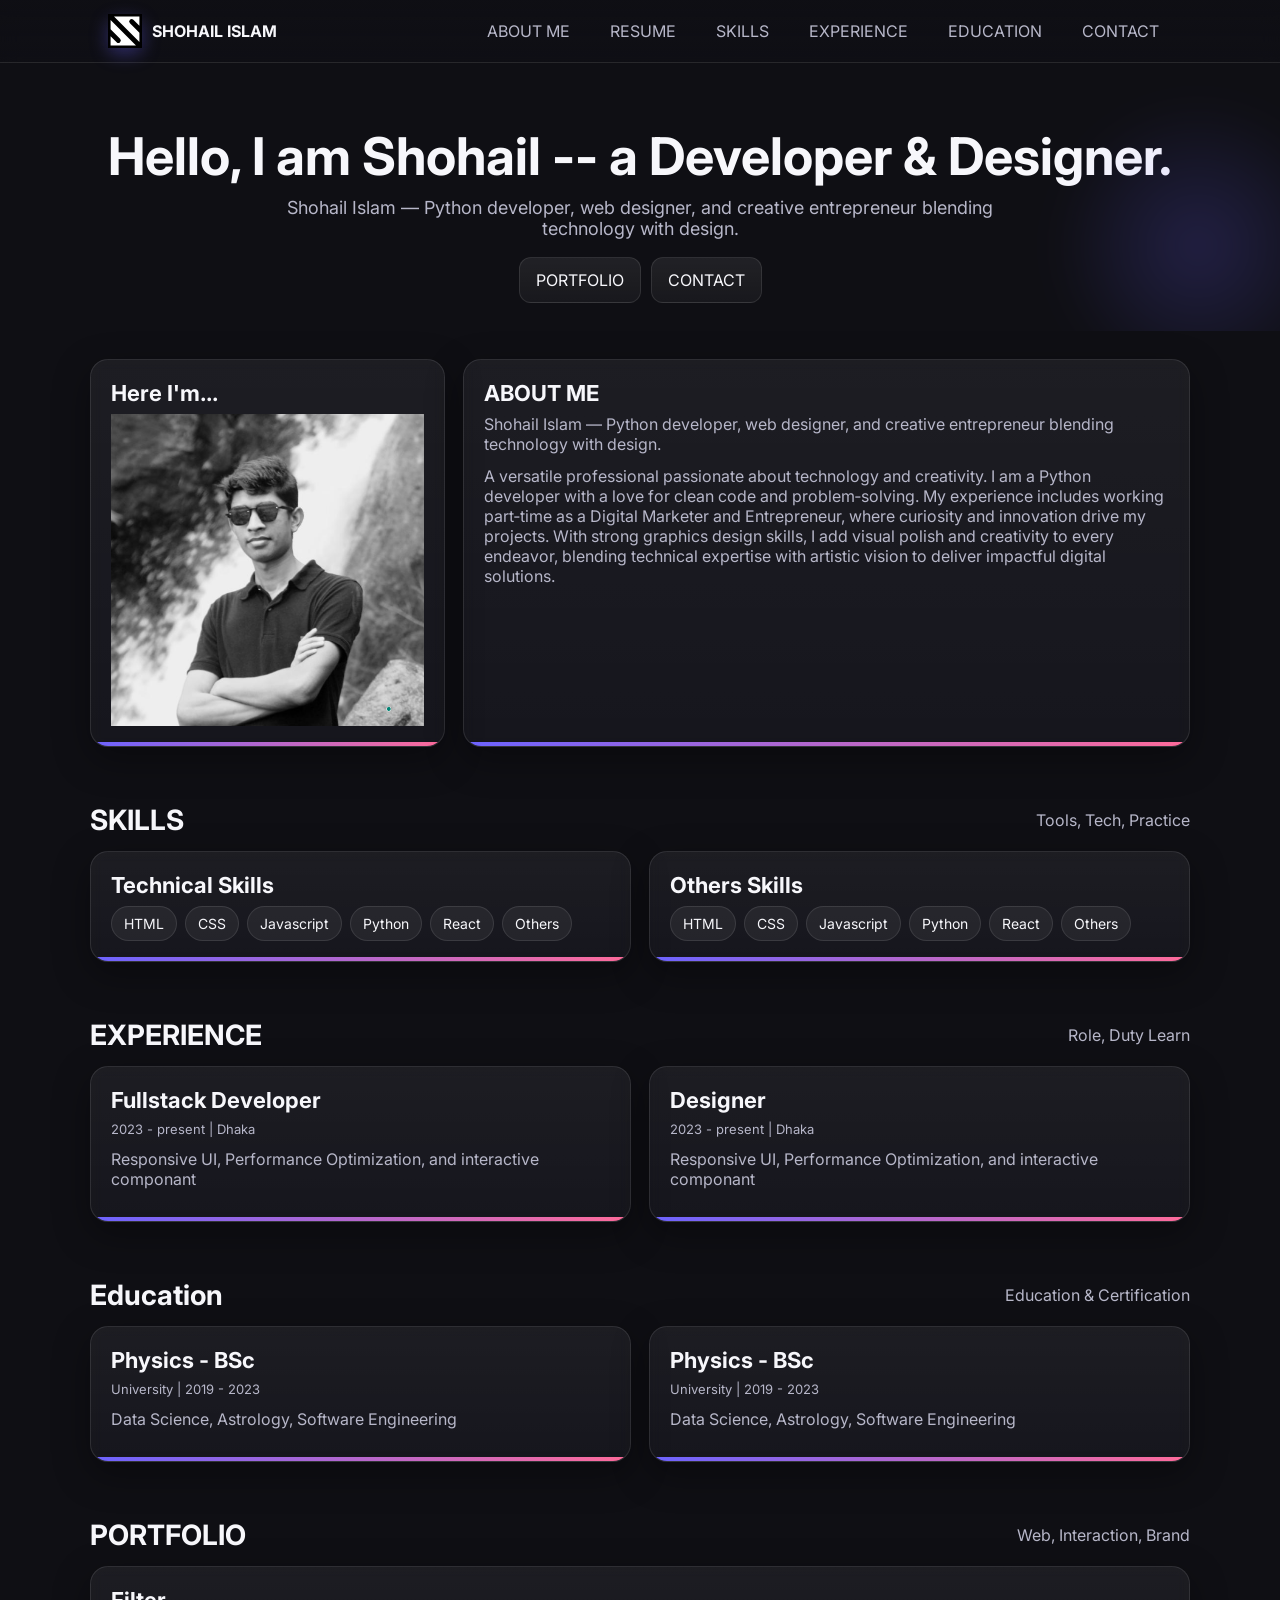
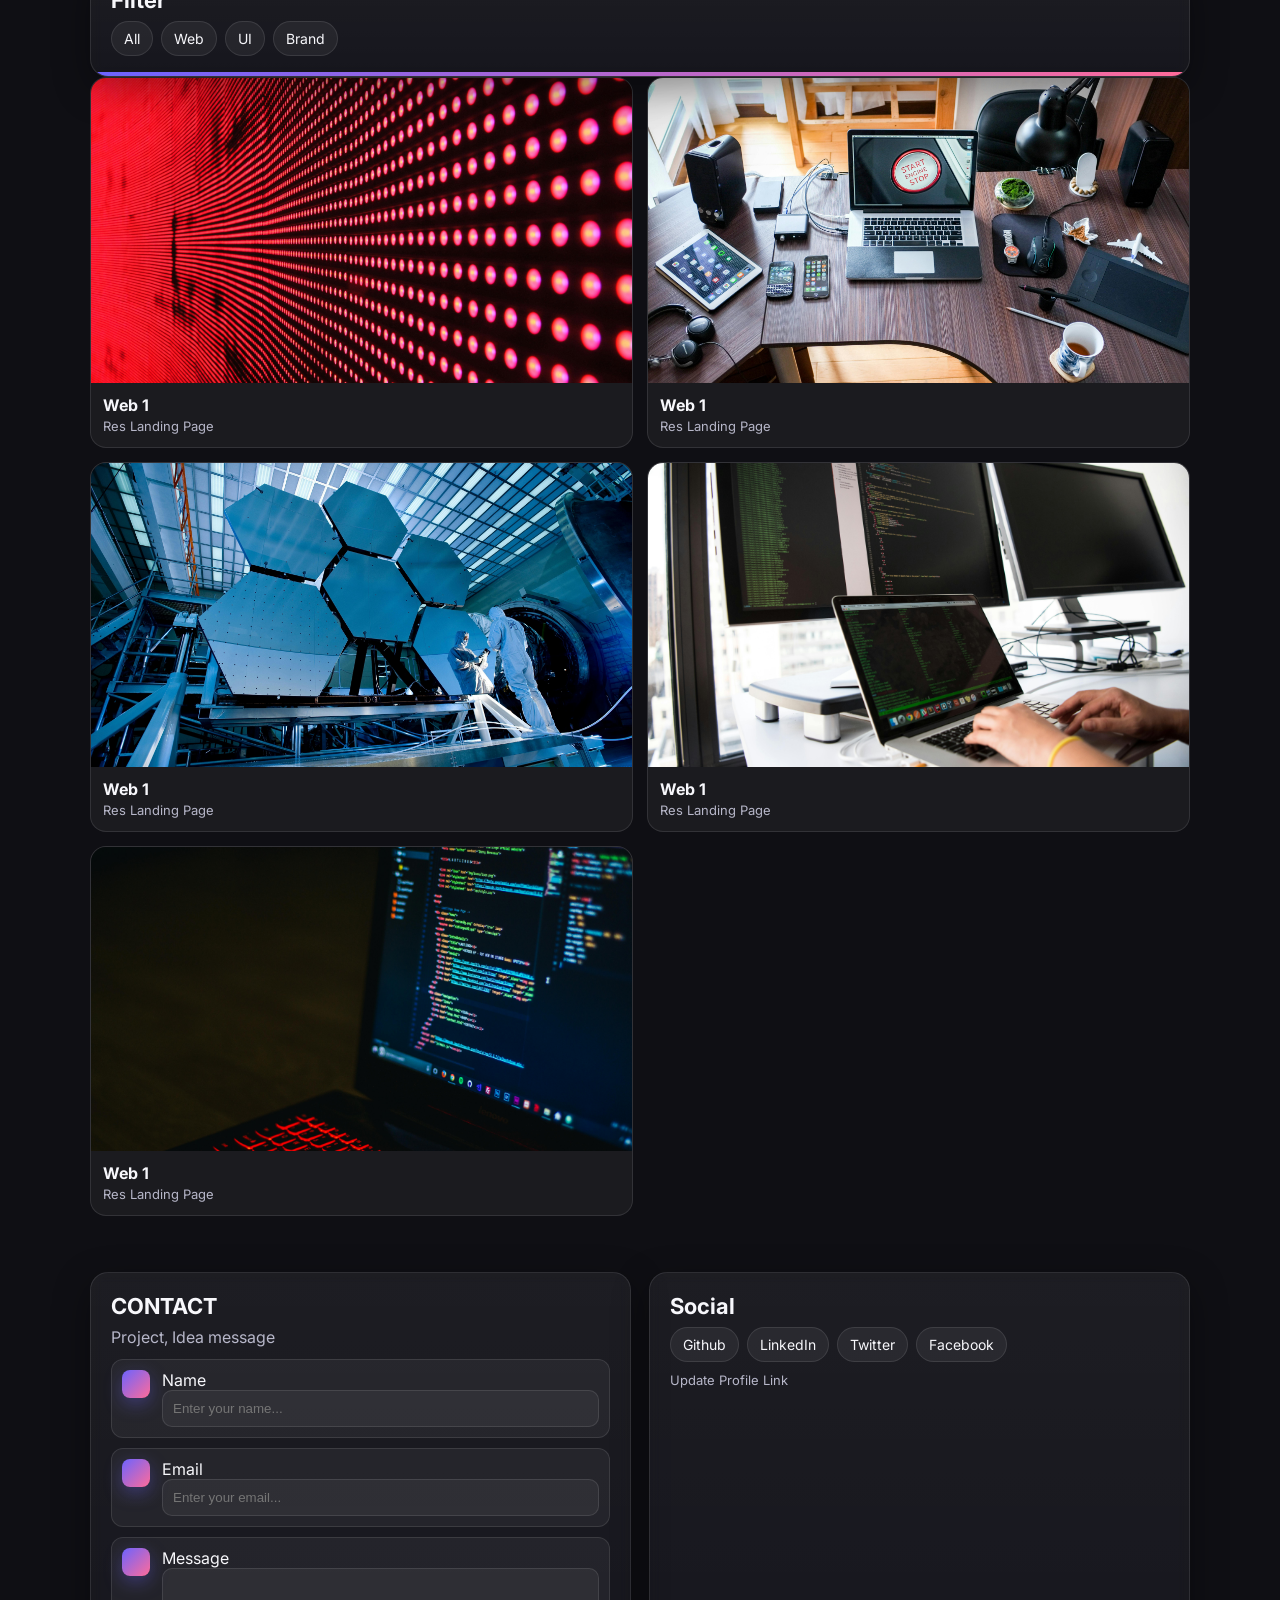
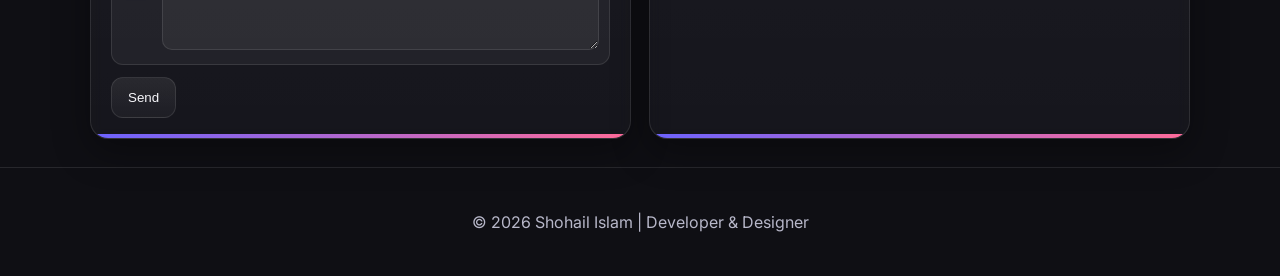
<file: index.html>
<!DOCTYPE html>
<html lang="en">
    <head>
        <meta charset="UTF-8">
        <meta name="viewport" content="width=device-width, initial-scale=1.0">
        <title> Portfolio - Shohail Islam </title>
        <link rel="icon" href="images/Shohail Favicon.svg">
        <link rel="apple-touch-icon" href="images/Shohail Favicon.svg">
        <link rel="preconnect" href="https://fonts.googleapis.com">
        <link rel="preconnect" href="https://fonts.gstatic.com" crossorigin>
        <link rel="stylesheet" href="https://fonts.googleapis.com/css2?family=Inter:ital,opsz,wght@0,14..32,100..900;1,14..32,100..900&family=Roboto:ital,wght@0,100..900;1,100..900&display=swap">
        <link rel="stylesheet" href="style.css">
    </head>
    <body>
        <!-- Navbar -->
         <div class="navbar">
            <div class="nav-inner">
                <div class="brand">
                    <div class="logo">
                        <a href="/"> <img src="images/Shohail Logo White.svg"> </a>
                    </div>
                    <div> <a href="/"> SHOHAIL ISLAM </a> </div>
                </div>

                <button class="menu-toggle" id="menuToggle"> Menu </button>
                
                <nav class="menu" id="menu">
                    <a href="#about"> ABOUT ME </a>
                    <!--a href="#portfolio"> PORTFOLIO </a-->
                    <a href="data/Shohail Islam Digital CV.pdf"> RESUME </a>
                    <a href="#skills"> SKILLS </a>
                    <a href="#experience"> EXPERIENCE </a>
                    <a href="#education"> EDUCATION </a>
                    <!--a href="#project"> PROJECT </a-->
                    <a href="#contact"> CONTACT </a>
                </nav>
            </div>
        </div>
        
        <!-- Hero Section -->
         <header class="hero">
            <div class="halo"> </div>
            <h1 class="title"> Hello, I am Shohail -- a Developer & Designer. </h1>
            <p class="subtitle">
                Shohail Islam — Python developer, web designer, and creative entrepreneur blending technology with design.
            </p>
            <div class="cta">
                <a class="btn" href="#portfolio"> PORTFOLIO </a>
                <a class="btn" href="#contact"> CONTACT </a>
            </div>
        </header>
        
        <!-- Main Content -->
         <main>
            <!-- About -->
             <section id="about">
                <div class="container grid">
                    
                    <div class="card span-4">
                        <h3> Here I'm... </h3>
                        <div class="list">
                            <img src="images/Shohail Photo.png">
                            <!--div class="item">
                                <div class="badge"> </div>
                                <div>
                                    <h4> Mobile First Design </h4>
                                    <div class="meta"> Responsive Grid, Flexible Typescale </div>
                                </div>
                            </div>
                            
                            <div class="item">
                                <div class="badge"></div>
                                <div>
                                    <h4> Card Style UI </h4>
                                    <div class="meta"> Glass Effect, Smooth Shadow, Accent Bar </div>
                                </div>
                            </div>
                            
                            <div class="item">
                                <div class="badge"></div>
                                <div>
                                    <h4> Interaction </h4>
                                    <div class="meta"> smooth scroll, filter, small animation </div>
                                </div>
                            </div-->
                        </div>
                        <div class="accent-bar"> </div>
                    </div>

                    <div class="card span-8">
                        <h3> ABOUT ME </h3>
                        <p>
                            Shohail Islam — Python developer, web designer, and creative entrepreneur blending technology with design.
                        <p>
                            A versatile professional passionate about technology and creativity. I am a Python developer with a love for clean code and problem‑solving. My experience includes working part‑time as a Digital Marketer and Entrepreneur, where curiosity and innovation drive my projects. With strong graphics design skills, I add visual polish and creativity to every endeavor, blending technical expertise with artistic vision to deliver impactful digital solutions.
                        </p>
                        <div class="accent-bar"> </div>
                    </div>
                </div>
            </section>

            <!-- Skills -->
             <section id="skills">
                <div class="container">
                    <div class="section-head">
                        <h2> SKILLS </h2>
                        <p>
                            Tools, Tech, Practice
                        </p>
                    </div>

                    <div class="grid">
                        <div class="card span-6">
                            <h3> Technical Skills </h3>
                            <div class="chips">
                                <span class="chip"> HTML </span>
                                <span class="chip"> CSS </span>
                                <span class="chip"> Javascript </span>
                                <span class="chip"> Python </span>
                                <span class="chip"> React </span>
                                <span class="chip"> Others </span>
                            </div>
                            <div class="accent-bar"> </div>
                        </div>

                        <div class="card span-6">
                            <h3> Others Skills </h3>
                            <div class="chips">
                                <span class="chip"> HTML </span>
                                <span class="chip"> CSS </span>
                                <span class="chip"> Javascript </span>
                                <span class="chip"> Python </span>
                                <span class="chip"> React </span>
                                <span class="chip"> Others </span>
                            </div>
                            <div class="accent-bar"> </div>
                        </div>
                    </div>
                </div>
             </section>

             <!-- Experience -->
              <section id="experience">
                <div class="container">
                    <div class="section-head">
                        <h2> EXPERIENCE </h2>
                        <p>
                            Role, Duty Learn
                        </p>
                    </div>

                    <div class="grid">
                        <div class="card span-6">
                            <h3> Fullstack Developer </h3>
                            <p class="meta">
                                2023 - present | Dhaka
                            </p>
                            <p>
                                Responsive UI, Performance Optimization, and interactive componant
                            </p>
                            <div class="accent-bar"> </div>
                        </div>

                        <div class="card span-6">
                            <h3> Designer </h3>
                            <p class="meta">
                                2023 - present | Dhaka
                            </p>
                            <p>
                                Responsive UI, Performance Optimization, and interactive componant
                            </p>
                            <div class="accent-bar"> </div>
                        </div>
                    </div>
                </div>
              </section>

              <!-- Education -->
               <section id="education">
                <div class="container">
                    <div class="section-head">
                        <h2> Education </h2>
                        <p> Education & Certification </p>
                    </div>

                    <div class="grid">
                        <div class="card span-6">
                            <h3> Physics - BSc </h3>
                            <p class="meta">
                                University | 2019 - 2023
                            </p>
                            <p>
                                Data Science, Astrology, Software Engineering
                            </p>
                            <div class="accent-bar"></div>
                        </div>

                        <div class="card span-6">
                            <h3> Physics - BSc </h3>
                            <p class="meta">
                                University | 2019 - 2023
                            </p>
                            <p>
                                Data Science, Astrology, Software Engineering
                            </p>
                            <div class="accent-bar"></div>
                        </div>
                    </div>
                </div>
               </section>

               <!-- Portfolio -->
                <section id="portfolio">
                    <div class="container">
                        <div class="section-head">
                            <h2> PORTFOLIO </h2>
                            <p>
                                Web, Interaction, Brand
                            </p>
                        </div>

                        <div class="card" id="filters">
                            <h3> Filter </h3>
                            <div class="chips">
                                <span class="chip" data-filter="all"> All </span>
                                <span class="chip" data-filter="web"> Web </span>
                                <span class="chip" data-filter="ui"> UI </span>
                                <span class="chip" data-filter="brand"> Brand </span>
                            </div>
                            <div class="accent-bar"></div>
                        </div>

                        <div class="gallery" id="gallery">
                            <div class="work span-6" data-cat="web">
                                <img src="images/Portfolio-2.jpg" alt="web 1">
                                <div class="info">
                                    <strong> Web 1 </strong> <br> <span class="meta"> Res Landing Page </span>
                                </div>
                            </div>

                            <div class="work span-6" data-cat="ui">
                                <img src="images/Portfolio-3.jpg" alt="ui">
                                <div class="info">
                                    <strong> Web 1 </strong> <br> <span class="meta"> Res Landing Page </span>
                                </div>
                            </div>

                            <div class="work span-6" data-cat="web">
                                <img src="images/Portfolio-5.jpg" alt="web 1">
                                <div class="info">
                                    <strong> Web 1 </strong> <br> <span class="meta"> Res Landing Page </span>
                                </div>
                            </div>

                            <div class="work span-6" data-cat="web">
                                <img src="images/Portfolio-4.jpg" alt="web 1">
                                <div class="info">
                                    <strong> Web 1 </strong> <br> <span class="meta"> Res Landing Page </span>
                                </div>
                            </div>

                            <div class="work span-6" data-cat="web">
                                <img src="images/Portfolio-6.jpg" alt="web 1">
                                <div class="info">
                                    <strong> Web 1 </strong> <br> <span class="meta"> Res Landing Page </span>
                                </div>
                            </div>
                        </div>
                    </div>
                </section>

                <!-- Contact -->
                 <section id="contact">
                    <div class="container grid">
                        <div class="card span-6">
                            <h3> CONTACT </h3>
                            <p>
                                Project, Idea message
                            </p>

                            <form id="contactForm">
                                <div class="list">
                                    <div class="item">
                                        <div class="badge" aria-hidden="true"> </div>
                                        <div style="width: 100%;">
                                            <label for="name"> Name </label>
                                            <input id="name" type="text" placeholder="Enter your name..." style="width: 100%; padding: 10px; border-radius: 10px; border: 1px solid var(--border); background: rgba(255, 255, 255, 0.05); color: var(--text);">
                                        </div>
                                    </div>

                                    <div class="item">
                                        <div class="badge" aria-hidden="true"></div>
                                        <div style="width: 100%;">
                                            <label for="email"> Email </label>
                                            <input id="email" type="email" placeholder="Enter your email..." style="width: 100%; padding: 10px; border-radius: 10px; border: 1px solid var(--border); background: rgba(255, 255, 255, 0.05); color: var(--text);">
                                        </div>
                                    </div>

                                    <div class="item">
                                        <div class="badge" aria-hidden="true"></div>
                                        <div style="width: 100%;">
                                            <label for="message"> Message </label>
                                            <textarea id="message" rows="4" placeholder="Enter your message..." style="width: 100%; padding: 10px; border-radius: 10px; border: 1px solid var(--border); background: rgba(255, 255, 255, 0.05); color: var(--text);"> </textarea>
                                        </div>
                                    </div>
                                </div>

                                <div style="margin-top: 12px;">
                                    <button class="btn" type="submit"> Send </button>
                                </div>
                            </form>
                            <div class="accent-bar"> </div>
                        </div>

                        <div class="card span-6">
                            <h3> Social </h3>
                            <div class="chips">
                                <a class="chip" href="#" aria-label="GitHub"> Github </a>
                                <a class="chip" href="#" aria-label="LinkedIn"> LinkedIn </a>
                                <a class="chip" href="#" aria-label="Twitter"> Twitter </a>
                                <a class="chip" href="#" aria-label="Facebook"> Facebook </a>
                            </div>
                            <p style="margin-top: 10px;" class="meta">
                                Update Profile Link
                            </p>
                            <div class="accent-bar"> </div>
                        </div>
                    </div>
                 </section>
        </main>
        
        <!-- Footer -->
         <footer>
            <div class="footer-bottom">
                <p>
                    &copy; <span id="current-year"> </span> Shohail Islam | Developer & Designer
                </p>
            </div>
        </footer>
        
        <!-- JS -->
         <script>
         document.getElementById('current-year').textContent = new Date().getFullYear();
         </script>

         <script>
            //Mobile menu toggle
            const menuToggle = document.getElementById('menuToggle');
            const menu = document.getElementById('menu');
            menuToggle.addEventListener('click', ()=>{
                menu.classList.toggle('open');
            });

            //Smooth scroll for menu links
            document.querySelectorAll('menu a').forEach(a=>{
                a.addEventListener('click', e=>{
                const href = a.getAttribute('href');
                if(href.startsWith('#')){
                    e.preventDefault();
                    const target = document.querySelector(href);
                    if(target){
                        window.scrollTo({top: target.offsetTop - 70, behavior: 'smooth'});
                        menu.classList.remove('open');
                    }
                }
            });
            });

            // Contact form
            const form = document.getElementById('contactForm');
            form.addEventListener('submit', (e)=>{
                e.preventDefault();
                const name = document.getElementById('name').value.trim();
                const email = document.getElementById('email').value.trim();
                const message = document.getElementById('message').value.trim();
                if(!name || !email || !message){
                    alert('Please fill out this form');
                    return;
                }
                alert('Thank You For Your Response.');
                form.reset();
            });
         </script>
    </body>
</html>
</file>
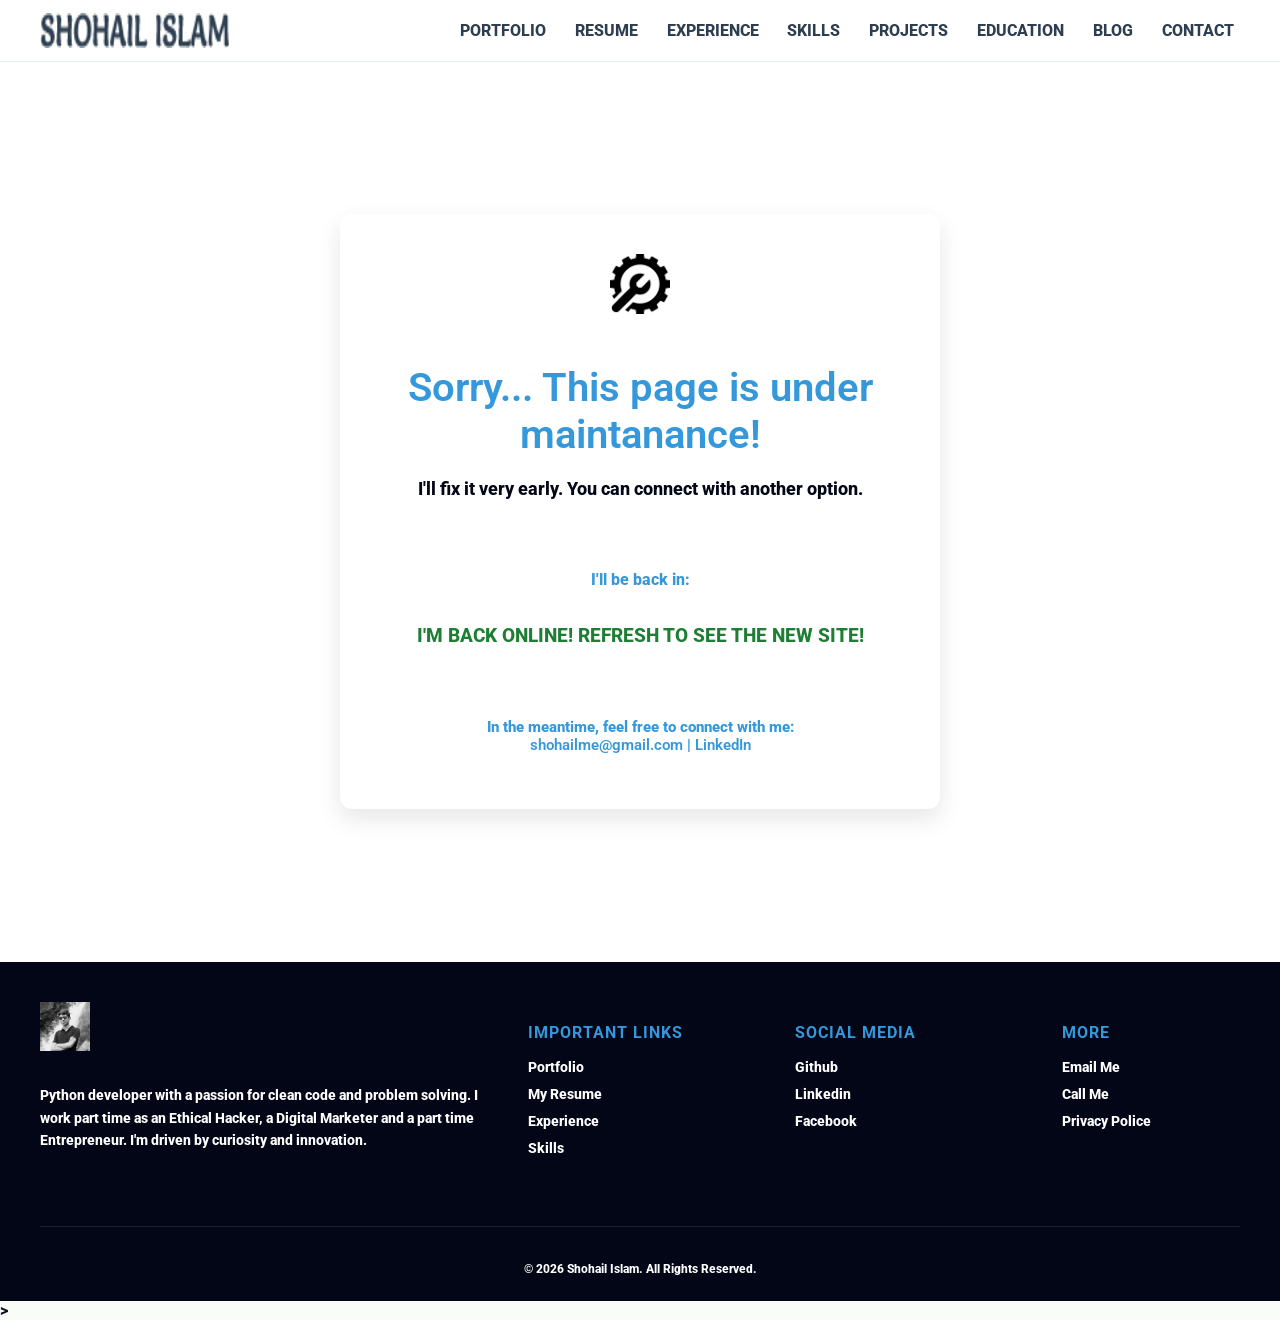
<file: privacy-policy.html>
<!DOCTYPE html>
<html>
    <head>
        <meta charset="utf-8"/>
        <meta name="viewport" content="width=device-width,initial-scale=1"/>
        <title> Page is Under Maintanance </title>
        <link rel="icon" href="images/Shohail Favicon.png">
        
        <link rel="preconnect" href="https://fonts.googleapis.com">
        <link rel="preconnect" href="https://fonts.gstatic.com" crossorigin>
        <link rel="stylesheet" href="https://fonts.googleapis.com/css2?family=Roboto:ital,wght@0,100..900;1,100..900&display=swap">
        
        <link rel="stylesheet" href="assets/style.css"/>
    </head>
    <body>
        <!-- Header -->
        <header class="site-header">
            <dev class="container header-inner">
                <a class="logo" href="#">
                    <img src="images/Shohail Islam Logo.png" alt="Logo">
                    <!-- span class="brand"> SHOHAIL ISLAM </span -->
                </a>

                <nav class="site-nav" id="site-nav">
                    <ul>
                        <li> <a href="#portfolio"> PORTFOLIO </a> </li>
                        <li> <a href="resume/Shohail Islam Digital CV.pdf"> RESUME </a> </li>
                        <li> <a href="#experience"> EXPERIENCE </a> </li>
                        <li> <a href="#skills"> SKILLS </a> </li>
                        <li> <a href="#projects"> PROJECTS </a> </li>
                        <li> <a href="#education"> EDUCATION </a> </li>
                        <li> <a href="#blog"> BLOG </a> </li>
                        <li> <a href="#contact"> CONTACT </a> </li>
                    </ul>
                </nav>

                <button class="nav-toggle" id="nav-toggle" aria-label="Toggle navigation">
                    <span> </span> <span> </span> <span> </span>
                </button>
            </dev>
        </header>
        
        <!-- Under Maintanance -->
         <section class="umcontainer">
            <div class="maintenance-container">
                <div class="icon-box">
                    <span class="icon">
                        <img class="umicon" src="images/under maintanance.png">
                    </span>
                </div>
                
                <h1 class="umheading"> Sorry... This page is under maintanance! </h1>
                <p class="message">
                    I'll fix it very early. You can connect with another option.
                </p>
                
                <div class="countdown-section">
                    <p> I'll be back in: </p>
                    <div id="countdown-timer" class="timer">
                        <div class="time-unit">
                            <span id="days"> 00 </span>
                            <label> Days </label>
                        </div>
                        
                        <div class="time-unit">
                            <span id="hours"> 00 </span>
                            <label> Hours </label>
                        </div>
                        
                        <div class="time-unit">
                            <span id="minutes"> 00 </span>
                            <label> Minutes </label>
                        </div>
                        
                        <div class="time-unit">
                            <span id="seconds"> 00 </span>
                            <label> Seconds </label>
                        </div>
                    </div>
                </div>
                <p class="umcontact">
                    In the meantime, feel free to connect with me:
                    <br>
                    <a href="mailto:shohailme@gmail.com"> shohailme@gmail.com </a> | 
                    <a href="https://www.linkedin.com/in/shohailcf/" target="_blank"> LinkedIn </a>
                </p>
            </div>
        </section>

        <!-- Footer -->
        <footer>
            <div class="footer-container">
                <div class="footer-brand">
                    <img src="images/Shohail Islam Photo.jpg" alt="Shohail Islam" class="footer-logo">
                    <p class="footer-description">
                        Python developer with a passion for clean code and problem solving. I work part time as an Ethical Hacker, a Digital Marketer and a part time Entrepreneur. I'm driven by curiosity and innovation.
                    </p>
                    <div class="footer-social-icons">
                        <a href="#" target="_blank"> <i class="fab fa-linkedin"> </i> </a>
                        <a href="#" target="_blank"> <i class="fab fa-github"> </i> </a>
                        <a href="#" target="_blank"> <i class="fab fa-twitter"> </i> </a>
                        <a href="#" target="_blank"> <i class="fab fa-codepen"> </i> </a>
                    </div>
                </div>
                
                <div class="footer-columns">
                    <!-- div class="footer-col">
                        <h4 class="col-title"> Website </h4>
                        <ul>
                            <li> <a href="#home"> Home </a> </li>
                            <li> <a href="#projects"> Projects </a> </li>
                            <li> <a href="#skills"> Skills </a> </li>
                            <li> <a href="#contact"> Contact </a> </li>
                        </ul>
                    </div -->
                    <div class="footer-col">
                        <h4 class="col-title"> IMPORTANT LINKS </h4>
                        <ul>
                            <li> <a href="#portfolio"> Portfolio </a> </li>
                            <li> <a href="resume/Shohail Islam Digital CV.pdf"> My Resume </a> </li>
                            <li> <a href="#experience"> Experience </a> </li>
                            <li> <a href="#skills"> Skills </a> </li>
                        </ul>
                    </div>
                    
                    <div class="footer-col">
                        <h4 class="col-title"> SOCIAL MEDIA </h4>
                        <ul>
                            <li> <a href="https://github.com/SHOHAILCF" target="_blank"> Github </a> </li>
                            <li> <a href="https://www.linkedin.com/in/shohailcf/" target="_blank"> Linkedin </a> </li>
                            <li> <a href="https://www.facebook.com/SHOHAILCF" target="_blank"> Facebook </a> </li>
                        </ul>
                    </div>
                    
                    <div class="footer-col">
                        <h4 class="col-title"> MORE </h4>
                        <ul>
                            <li> <a href="mailto:shohailme@gmail.com"> Email Me </a> </li>
                            <li> <a href="tel:+8801303981149"> Call Me </a> </li>
                            <li> <a href="privacy-policy.html"> Privacy Police </a> </li>
                        </ul>
                    </div>
                </div>
            </div>
            
            <div class="footer-bottom">
                <p> &copy; <span id="current-year"> </span> Shohail Islam. All Rights Reserved. </p>
            </div>
        </footer>
        
        <!-- Js -->
        <script>
        document.getElementById('current-year').textContent = new Date().getFullYear();
        </script>

        <script>
            // --- JAVASCRIPT FOR COUNTDOWN TIMER ---

// 1. SET THE TARGET DATE AND TIME
// Format: "Month Day, Year Hour:Minute:Second"
// Example: "Jan 1, 2026 10:00:00"
const targetDate = new Date("December 31, 2025 18:00:00").getTime();


// 2. Update the count down every 1 second
const x = setInterval(function() {

    // Get today's date and time
    const now = new Date().getTime();

    // Find the distance between now and the target date
    const distance = targetDate - now;

    // Time calculations for days, hours, minutes and seconds
    const days = Math.floor(distance / (1000 * 60 * 60 * 24));
    const hours = Math.floor((distance % (1000 * 60 * 60 * 24)) / (1000 * 60 * 60));
    const minutes = Math.floor((distance % (1000 * 60 * 60)) / (1000 * 60));
    const seconds = Math.floor((distance % (1000 * 60)) / 1000);

    // Helper function to add leading zero (e.g., 5 -> 05)
    const pad = (num) => String(num).padStart(2, '0');

    // Display the result in the corresponding elements
    if (document.getElementById("days")) {
        document.getElementById("days").innerHTML = pad(days);
        document.getElementById("hours").innerHTML = pad(hours);
        document.getElementById("minutes").innerHTML = pad(minutes);
        document.getElementById("seconds").innerHTML = pad(seconds);
    }

    // If the countdown is finished, write some text
    if (distance < 0) {
        clearInterval(x);
        document.getElementById("countdown-timer").innerHTML = "<p style='font-size:1.2rem; color: #1e7e34;'>I'M BACK ONLINE! REFRESH TO SEE THE NEW SITE!</p>";
    }
}, 1000);
        </script>
    </body>>

</html>
</file>
<file: style.css>
:root {
    --bg: #0f0f14;
    --surface: #15151d;
    --glass: rgba(255, 255, 255, 0.06);
    --text: #f7f7fb;
    --muted: #b7b7c9;
    --accent: #6c63ff;
    --accent-2: #ff6b9a;
    --border: rgba(255, 255, 255, 0.10);
    --shadow: 0 12px 36px rgba(0, 0, 0, 0.35);
}

* {
    box-sizing: border-box;
}

html, body {
    margin: 0;
    padding: 0;
    background: radial-gradient(1200px 600px at 20% 0%, #1a1a24, 0%, #0f0f14 60%), #0f0f14;
    color: var(--text);
    font-family: "Inter", sans-serif;
    font-style: normal;
}

a {
    text-decoration: none;
    color: inherit;
}

img {
    max-width: 100%;
    display: block;
}

/* Header/Navbar */
.navbar {
    position: sticky;
    top: 0;
    z-index: 50;
    background: linear-gradient(180deg, rgba(15, 15, 20, 0.85), rgba(15, 15, 20, 0.65));
    backdrop-filter: saturate(160%) blur(10px);
    border-bottom: 1px solid var(--border);
}

.nav-inner {
    max-width: 1100px;
    margin: 0 auto;
    padding: 12px 18px;
    display: flex;
    align-items: center;
    justify-content: space-between;
    gap: 12px;
}

.brand {
    display: flex;
    align-items: center;
    gap: 10px;
    font-weight: 700;
}

.logo {
    width: 34px;
    height: 34px;
    border-radius: 8px;
    background: linear-gradient(135deg, var(--accent), var(--accent-2));
    box-shadow: 0 6px 18px rgba(108, 99, 255, 0.35);
}

.menu {
    display: flex;
    gap: 14px;
    flex-wrap: wrap;
}

.menu a {
    padding: 8px 12px;
    border-radius: 10px;
    color: var(--muted);
    transition: .25s;
    border: 1px solid transparent;
}

.menu a:hover {
    color: var(--text);
    background: var(--glass);
    border-color: var(--border);
}

.menu-toggle {
    display: none;
    background: transparent;
    border: 1px solid var(--border);
    color: var(--text);
    padding: 8px 10px;
    border-radius: 10px;
}

@media(max-width: 820px){.menu{display: none;}
    .menu-toggle{display: block;}
    .menu.open{display: flex;flex-direction: column;width: 100%;}}

/* Hero */
header.hero {
    padding: 64px 20px 28px;
    text-align: center;
    position: relative;
    overflow: hidden;
}

.halo {
    position: absolute;
    inset: -10% -10% auto auto;
    width: 420px;
    height: 420px;
    border-radius: 50%;
    background: radial-gradient(closest-side, rgba(108, 99, 255, 0.35), transparent 70%);
    filter: blur(20px);
    opacity: .6;
    pointer-events: none;
    animation: float 12s ease-in-out infinite;
}

@keyframes float {
    0% {
        transform: translateY(0)
    }
    50% {
        transform: translateY(18px)
    }
    100% {
        transform: translateY(0)
    }
}

.title {
    font-size: clamp(28px, 6vw, 52px);
    line-height: 1.15;
    margin: 0 0 10px;
    font-weight: 700;
}

.subtitle {
    font-size: clamp(14px, 3.5vw, 18px);
    color: var(--muted);
    margin: 0 auto;
    max-width: 760px;
}

.cta {
    margin-top: 18px;
    display: flex;
    gap: 10px;
    justify-content: center;
    flex-wrap: wrap;
}

.btn {
    display: inline-flex;
    align-items: center;
    gap: 8px;
    padding: 12px 16px;
    border-radius: 12px;
    border: 1px solid var(--border);
    background: linear-gradient(180deg, rgba(255, 255, 255, 0.08), rgba(255, 255, 255, 0.04));
    color: var(--text);
    cursor: pointer;
    transition: .25s;
}

.btn:hover {
    transform: translateY(-1px);
    background: rgba(255, 255, 255, 0.12);
}

/* Section */
section {
    padding: 28px 20px;
}

.container {
    max-width: 1100px;
    margin: 0 auto;
}

.section-head {
    display: flex;
    align-items: center;
    justify-content: space-between;
    gap: 12px;margin-bottom: 14px;
}

.section-head h2 {
    margin: 0;
    font-size: clamp(20px, 4.5vw, 28px);
}

.section-head p {
    margin: 0;
    color: var(--muted);
}

/* Grid & Cards */
.grid {
    display: grid;
    gap: 18px;
    grid-template-columns: repeat(12, 1fr);
}

.card {
    grid-column: span 12;
    background: linear-gradient(180deg, rgba(255, 255, 255, 0.06), rgba(255, 255, 255, 0.03));
    border: 1px solid var(--border);
    border-radius: 18px;
    padding: 20px;
    box-shadow: var(--shadow);
    backdrop-filter: saturate(140%) blur(6px);
    position: relative;
    overflow: hidden;
}

.card h3 {
    margin: 0 0 8px;
    font-size: clamp(18px, 3.8vw, 22px);
}

.card p{
    color: var(--muted);
    margin: 0 0 12px;
}

.accent-bar {
    position: absolute;
    inset: auto 0 0 0;
    height: 4px;
    background: linear-gradient(90deg, var(--accent), var(--accent-2));
}

@media(min-width: 900px) {
    .span-6 {
        grid-column: span 6;
    }
    .span-4 {
        grid-column: span 4;
    }
    .span-8 {
        grid-column: span 8;
    }
}

/* List inside cards */
.list {
    display: grid;
    gap: 10px;
}

.item {
    display: flex;
    align-items: flex-start;
    gap: 12px;
    padding: 10px;
    border-radius: 12px;
    background: rgba(255, 255, 255, 0.05);
    border: 1px solid var(--border);
}

.badge {
    min-width: 28px;
    height: 28px;
    border-radius: 8px;
    background: linear-gradient(135deg, var(--accent), var(--accent-2));
    box-shadow: 0 6px 18px rgba(108, 99, 255, 0.35);
}

.item h4 {
    margin: 0 0 4px;
    font-size: 16px;
}

.meta {
    font-size: 13px;
    color: var(--muted);
}

/* Skills chips */
.chips {
    display: flex;
    gap: 8px;
    flex-wrap: wrap;
}

.chip {
    padding: 8px 12px;
    border-radius: 999px;
    background: var(--glass);
    border: 1px solid var(--border);
    color: var(--text);
    font-size: 14px;
}

/* Portfolio Gallery */
.gallery {
    display: grid;
    gap: 14px;
    grid-template-columns: repeat(12, 1fr);
}

.work {
    grid-column: span 12;
    border-radius: 16px;
    overflow: hidden;
    border: 1px solid var(--border);
    background: rgba(255, 255, 255, 0.05);
}

.work img {
    aspect-ratio: 16/9;
    object-fit: cover;
}

.work .info {
    padding: 12px;
}

@media(min-width: 900px) {
    .work.span-6 {
        grid-column: span 6;
    }
    .work.span-4 {
        grid-column: span 4;
    }
}

/* Footer */
footer {
    padding: 28px 20px;
    text-align: center;
    color: var(--muted);
    border-top: 1px solid var(--border);
}
</file>
<file: assets/style.css>
/* You will need a font-awesome link in your <head> for social icons to work: */
/* <link rel="stylesheet" href="https://cdnjs.cloudflare.com/ajax/libs/font-awesome/6.5.1/css/all.min.css"> */


:root {
    --bg:#0f1724;
    --card:#0b1220;
    --muted:#9aa4b2;
    --accent:#2c3e50;
    --white:#ffffff;
    --container:1200px;
    --radius:10px;
    --gap:1.25rem;
    font-family: "Inter", system-ui, -apple-system, "Segoe UI", Roboto, "Helvetica Neue", Arial;
}

* {
    box-sizing:border-box
}

html, body {
    height:100%;
    margin:0;
    background:#fafcf7;
    color:#0b1220;
    font-family: "Roboto", sans-serif;
    font-weight: 800;
    font-style: normal;
}

.container {
    max-width:var(--container);
    margin:0 auto;
    padding:0 1rem
}

a {
    color:var(--accent);
    text-decoration: none;
}

a:hover {
    text-decoration: none;
}

/* Header */
.site-header {
    background: #fff;
    position: sticky;
    top: 0;
    z-index: 50;
    border-bottom: 1px solid #e6eef8;
    /* max-width: 1200px;
    margin: 0 auto;
    display: flex;
    padding-bottom: 30px;
    border-bottom: 1px solid rgba(255, 255, 255, 0.1); */
}

.header-inner {
    display: flex;
    align-items: center;
    justify-content: space-between;
    padding: 0.8rem 0;
}

.logo {
    display: flex;
    align-items: center;
    gap: 0.6rem;
}

.logo img {
    height: 35px;
    width: 190px;
    border-radius: 6px;
}

.brand {
    display: flex;
    align-items: center;
    height: 50px;
    color: var(--accent);
    transition: color 0.3s;
    text-decoration: none;
}

.brand:hover {
    color: #666;
}

/* nav */
.site-nav ul {
    list-style: none;
    margin: 0;
    padding: 0;
    display: flex;
    gap: 1rem;
    align-items: center;
}

.site-nav a {
    /* display: inline-block; */
    padding: 0.6rem 0.4rem;
    text-decoration: none;
}

.site-nav ul li a {
    transition: color 0.3s;
}

.site-nav ul li a:hover {
    color: #666;
}

.nav-toggle {
    display: none;
    background: none;
    order: 0;
    cursor: pointer;
    width: 36px;
    height: 28px;
    position: relative;
}

.nav-toggle span {
    display: block;
    height: 3px;
    background: #111;
    margin: 5px 0;
    border-radius: 4px;
    transition: 0.2s;
}

/* Skills */
/* সেকশন স্টাইল */
.circular-skills-section {
    padding: 20px 20px;
    background-color: #ffffff; /* ক্লিন সাদা ব্যাকগ্রাউন্ড */
    color: #333333; /* গাঢ় টেক্সট */
    text-align: center;
}

.circular-skills-section h2 {
    font-size: 40px;
    margin-bottom: 60px;
    color: #020617; /* ডিপ কর্পোরেট ব্লু */
}

/* গ্রিড ব্যবস্থা */
.skills-grid {
    display: flex;
    justify-content: center;
    gap: 50px; /* আইটেমগুলোর মধ্যে একটু বেশি দূরত্ব */
    flex-wrap: wrap;
}

.circular-skill-item {
    width: 250px;
    padding: 30px 20px; /* বেশি প্যাডিং */
    border-radius: 12px;
    background-color: #020617; /* খুব হালকা গ্রে/ব্লু ব্যাকগ্রাউন্ড */
    box-shadow: 0 5px 15px rgba(0, 0, 0, 0.08); /* পরিষ্কার ছায়া */
    transition: transform 0.3s ease, box-shadow 0.3s ease;
}

.circular-skill-item h3 {
    margin-top: 15px;
    color: #3498db; /* মিডিয়াম ব্লু অ্যাকসেন্ট */
    font-weight: 600;
}

.circular-skill-item p {
    font-size: 0.9em;
    color: #94a3b8;
    margin-top: 8px;
}

/* প্রোগ্রেস সার্কেল স্টাইল */
.progress-circle {
    position: relative;
    width: 150px;
    height: 150px;
    margin: 0 auto 20px auto;
}

.progress-circle svg {
    transform: rotate(-90deg);
}

.circle {
    fill: none;
    stroke-width: 4; /* বারের প্রস্থ সামান্য বাড়ানো হলো */
}

.circle-bg {
    /* সার্কেলের ব্যাকগ্রাউন্ড - ফাকা অংশ */
    stroke: #94a3b8; /* হালকা গ্রে */
}

/* অ্যাকসেন্ট রঙ: ভাইব্র্যান্ট টার্কোয়েজ */
.circle-fill {
    stroke: #3498db; /* ভাইব্র্যান্ট টার্কোয়েজ (Cyan) */
    stroke-linecap: round;
    transition: stroke-dasharray 1.5s ease-in-out;
}

/* শতাংশের টেক্সট */
.percent-text {
    position: absolute;
    top: 50%;
    left: 50%;
    transform: translate(-50%, -50%);
    font-size: 1.8em; /* টেক্সটের আকার বাড়ানো হলো */
    font-weight: 700;
    color: #3498db; /* ডিপ ব্লু টেক্সট */
}

/* হোভার ইফেক্ট */
.circular-skill-item:hover {
    transform: translateY(-8px);
    background-color: #ffffff;
    box-shadow: 0 15px 30px rgba(0, 0, 0, 0.15); /* আরও গভীর এবং পেশাদার ছায়া */
    border: 1px solid #3498db; /* অ্যাকসেন্ট রঙের বর্ডার */
}

/* ছোট স্ক্রিনের জন্য রেসপন্সিভ */
@media (max-width: 768px) {
    .skills-grid {
        flex-direction: column;
        align-items: center;
    }
}

/* Experience */
/* Experience Section */
.experience-section {
  padding: 20px 20px;
  background: #ffffff;
  color: #ffffff;
}

.section-title {
  text-align: center;
  font-size: 40px;
  margin-bottom: 50px;
  color: #020617;
}

.experience-container {
  max-width: 1200px;
  margin: auto;
  display: grid;
  grid-template-columns: repeat(auto-fit, minmax(280px, 1fr));
  gap: 25px;
}

.experience-card {
  background: #020617;
  padding: 25px;
  border-radius: 12px;
  border-left: 4px solid #3498db;
  transition: transform 0.3s ease, box-shadow 0.3s ease;
}

.experience-card:hover {
  transform: translateY(-8px);
  box-shadow: 0 15px 30px rgba(56, 189, 248, 0.2);
}

.duration {
  font-size: 0.9rem;
  color: #94a3b8;
}

.experience-card h3 {
  margin: 10px 0 5px;
  font-size: 1.4rem;
  color: #ffffff;
}

.experience-card h4 {
  margin-bottom: 15px;
  font-size: 1rem;
  font-weight: 500;
  color: #3498db;
}

.experience-card p {
  font-size: 0.95rem;
  line-height: 1.6;
  color: #94a3b8;
}

/* Contact Form */
.contact-section {
    padding: 60px 60px;
    background-color: #ffffff;
}

.contact-container {
    max-width: 1200px;
    margin: 0 auto;
    background: #020617;
    border-radius: 8px;
    box-shadow: 0 4px 12px rgba(0, 0, 0, 0.1);
    padding: 40px;
}

.contact-header {
    text-align: center;
    margin-bottom: 40px;
}

.contact-header h2 {
    font-size: 40px;
    color: #ffffff;
    margin-bottom: 10px;
}

.contact-header p {
    font-size: 16px;
    color: #ffffff;
    line-height: 1.6;
    max-width: 600px;
    margin: 0 auto;
}

/* Form Styles */
.contact-form {
    display: flex;
    flex-direction: column;
    max-width: 80%;
    margin: auto;
    padding: auto;
}

.form-group {
    margin-bottom: 20px;
}

.form-group label {
    display: flex;
    margin-bottom: 8px;
    font-weight: bold;
    color: #ffffff;
}

.contact-form input[type="text"],
.contact-form input[type="email"],
.contact-form textarea {
    width: 100%;
    padding: 12px;
    border: 1px solid #ffffff;
    border-radius: 8px;
    font-size: 16px;
    box-sizing: border-box;
    transition: border-color 0.3s;
}

.contact-form input:focus,
.contact-form textarea:focus {
    border-color: #3498db;
    outline: none;
    box-shadow: 0 0 5px rgba(0, 123, 255, 0.2);
}

.submit-button {
    background-color: #3498db;
    color: rgb(0, 0, 0);
    padding: 12px 20px;
    border: none;
    border-radius: 8px;
    font-size: 18px;
    cursor: pointer;
    transition: background-color 0.3s, transform 0.1s;
    margin-top: 10px;
}

.submit-button:hover {
    background-color: #ffffff;
}

.submit-button:active {
    transform: translateY(1px);
}

.form-note {
    text-align: center;
    font-size: 12px;
    color: #ffffff;
    margin-top: 15px;
}

/* Footer */
footer {
    background-color: #020617;
    color: #ffffff;
    padding: 40px 20px 20px;
    font-family: "Roboto", sans-serif;
    font-style: normal;
}

.footer-container {
    max-width: 1200px;
    margin: 0 auto;
    display: flex;
    flex-wrap: wrap;
    justify-content: space-between;
    gap: 30px;
    padding-bottom: 30px;
    border-bottom: 1px solid rgba(255, 255, 255, 0.1);
}

/* Brand Section (Logo & Description) */
.footer-brand {
    flex-basis: 300px;
    flex-grow: 1; 
}

.footer-logo {
    width: 50px;
    height: auto;
    margin-bottom: 15px;
}

.footer-description {
    font-size: 14px;
    line-height: 1.6;
    margin-bottom: 20px;
}

.footer-social-icons a {
    color: #ffffff;
    font-size: 20px;
    margin-right: 15px;
    transition: color 0.3s;
}

.footer-social-icons a:hover {
    color: #3498db;
}

/* Column Section (4 Columns) */
.footer-columns {
    display: flex;
    flex-wrap: wrap;
    flex-grow: 2;
    justify-content: space-between;
    min-width: 550px;
}

.footer-col {
    width: 25%;
    min-width: 120px;
    margin-bottom: 20px;
}

.col-title {
    font-size: 16px;
    color: #3498db;
    margin-bottom: 15px;
    text-transform: uppercase;
    letter-spacing: 1px;
}

.footer-col ul {
    list-style: none;
    padding: 0;
    margin: 0;
}

.footer-col ul li {
    margin-bottom: 8px;
}

.footer-col ul li a {
    color: #ffffff;
    text-decoration: none;
    font-size: 14px;
    transition: color 0.3s;
}

.footer-col ul li a:hover {
    color: #3498db;
}

/* Bottom Copyright Section */
.footer-bottom {
    max-width: 1200px;
    margin: 20px auto 0;
    text-align: center;
    font-size: 12px;
    color: #ffffff;
    padding-top: 10px;
}

.footer-bottom p {
    margin: 5px 0;
}

/* Media Query for Mobile/Tablet */
@media (max-width: 768px) {
    .footer-container {
        flex-direction: column;
    }

    .footer-brand, .footer-columns {
        width: 100%;
        min-width: unset;
    }

    .footer-columns {
        justify-content: flex-start;
        gap: 10px;
    }

    .footer-col {
        width: 45%;
    }
}

@media (max-width: 480px) {
    .footer-col {
        width: 100%;
    }
}

/* For Privacy Policy Page Only */
.umcontainer {
    font-family: "Roboto", sans-serif;
    background-color: #ffffff;
    color: #3498db;
    display: flex;
    justify-content: center;
    align-items: center;
    min-height: 100vh;
    padding: 20px;
    text-align: center;
}

/* Main Container Styling */
.maintenance-container {
    background-color: #ffffff;
    border-radius: 12px;
    box-shadow: 0 10px 25px rgba(0, 0, 0, 0.1);
    padding: 40px;
    max-width: 600px;
    width: 100%;
}

/* Icon Styling (The 🚧 emoji) */
.icon-box {
    margin-bottom: 20px;
}

.icon {
    font-size: 4rem; /* Large and prominent icon */
    display: inline-block;
    animation: pulse 2s infinite; /* Simple animation to grab attention */
}

.umicon {
    height: 60px;
    width: 60px;
}

/* Header and Paragraph Styling */
.umheading {
    font-size: 2.5rem;
    color: #3498db; /* Primary brand color */
    margin-bottom: 10px;
    font-weight: 600;
}

.message {
    font-size: 1.1rem;
    line-height: 1.6;
    margin-bottom: 30px;
    color: #020617;
}

/* Contact Information */
.umcontact {
    margin-top: 30px;
    font-size: 0.95rem;
}

.umcontact a {
    color: #3498db;
    text-decoration: none;
    font-weight: 600;
    transition: color 0.3s;
}

.umcontact a:hover {
    color: #3498db;
}

/* Countdown Timer Styling */
.countdown-section {
    margin: 20px 0;
    padding: 20px 0;
    border-top: 1px dashed #ffffff;
    border-bottom: 1px dashed #ffffff;
}

.timer {
    display: flex;
    justify-content: center;
    gap: 15px;
    margin-top: 15px;
}

.time-unit {
    display: flex;
    flex-direction: column;
    align-items: center;
}

.time-unit span {
    font-size: 2.5rem;
    font-weight: 600;
    color: #ffffff; /* A vibrant color for the timer */
    line-height: 1;
    background: #020617;
    padding: 5px 10px;
    border-radius: 5px;
    min-width: 60px;
}

.time-unit label {
    font-size: 0.8rem;
    text-transform: uppercase;
    margin-top: 5px;
    color: #020617;
}

/* Keyframe Animation */
@keyframes pulse {
    0% { transform: scale(1); }
    50% { transform: scale(1.05); }
    100% { transform: scale(1); }
}

/* Responsive Adjustments */
@media (max-width: 480px) {
    h1 {
        font-size: 2rem;
    }

    .icon {
        font-size: 3rem;
    }

    .time-unit span {
        font-size: 1.8rem;
        min-width: 45px;
    }

    .timer {
        gap: 10px;
    }
}
</file>
